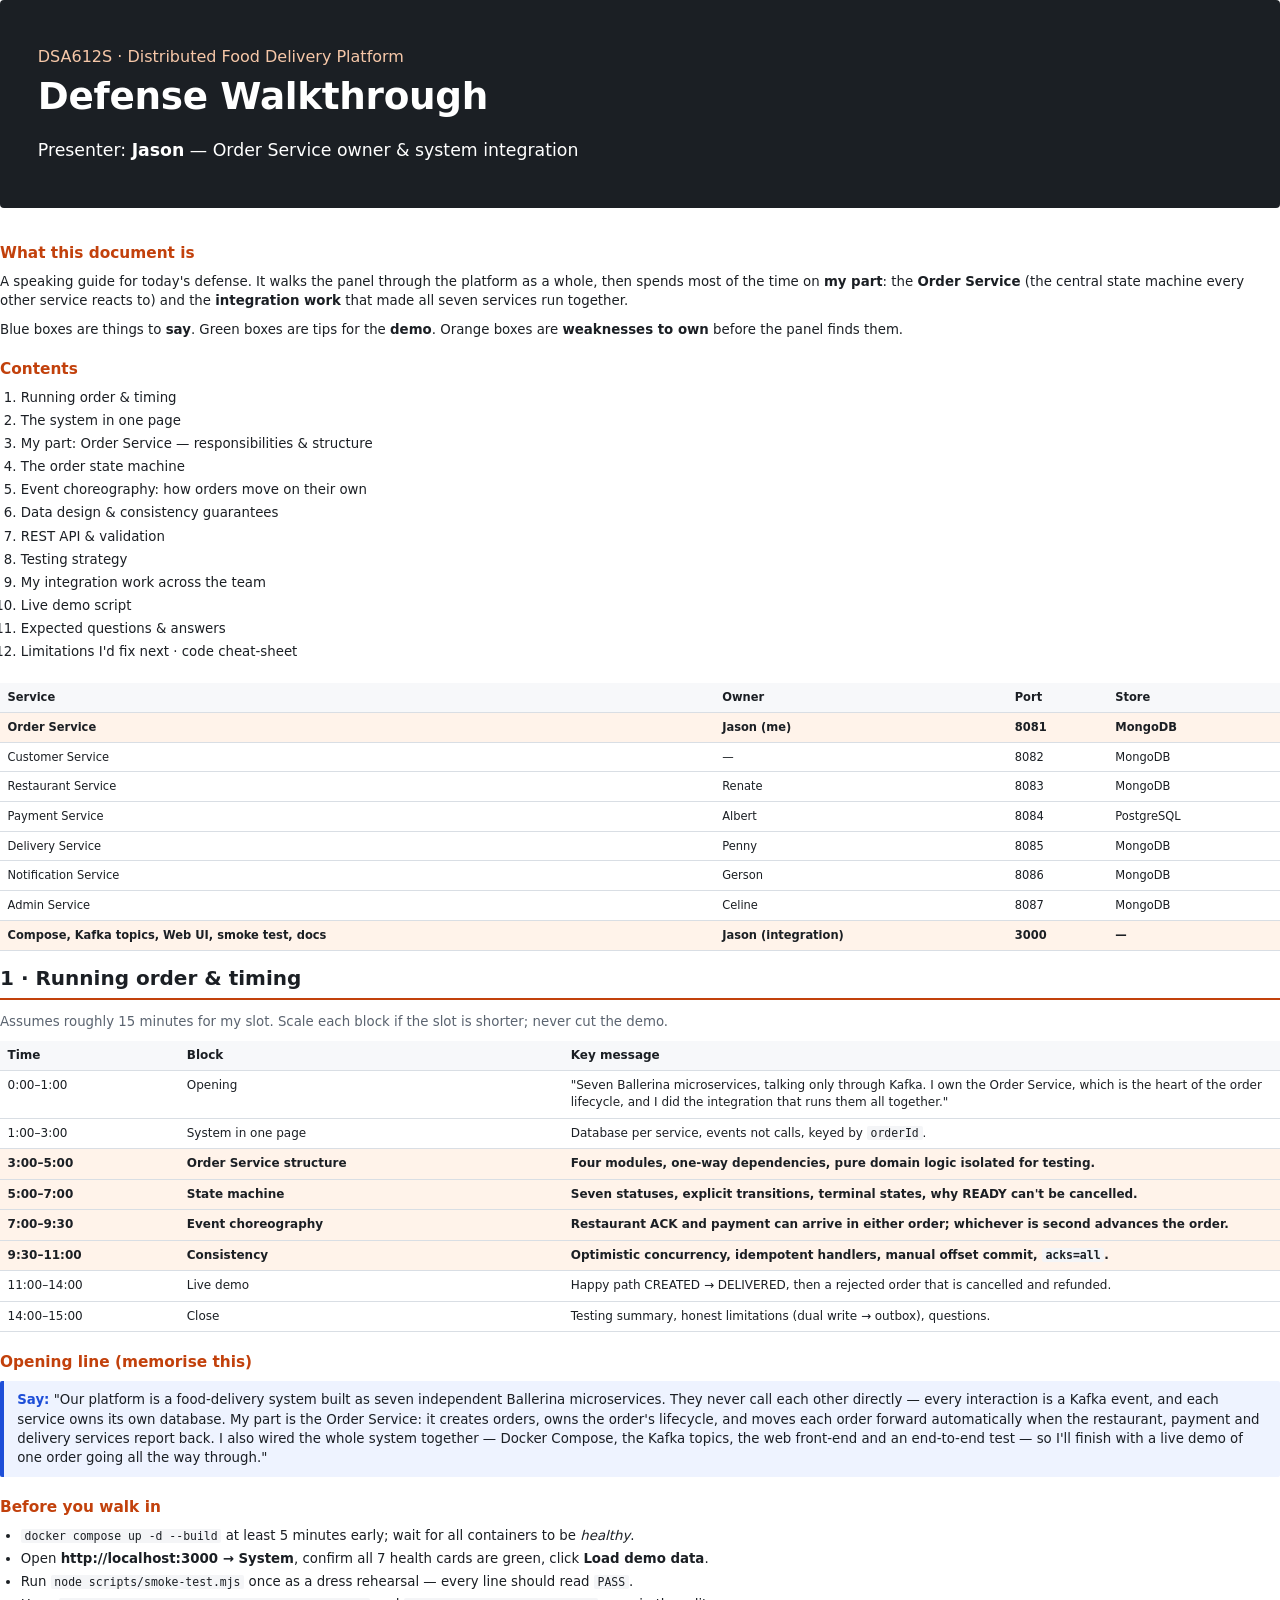
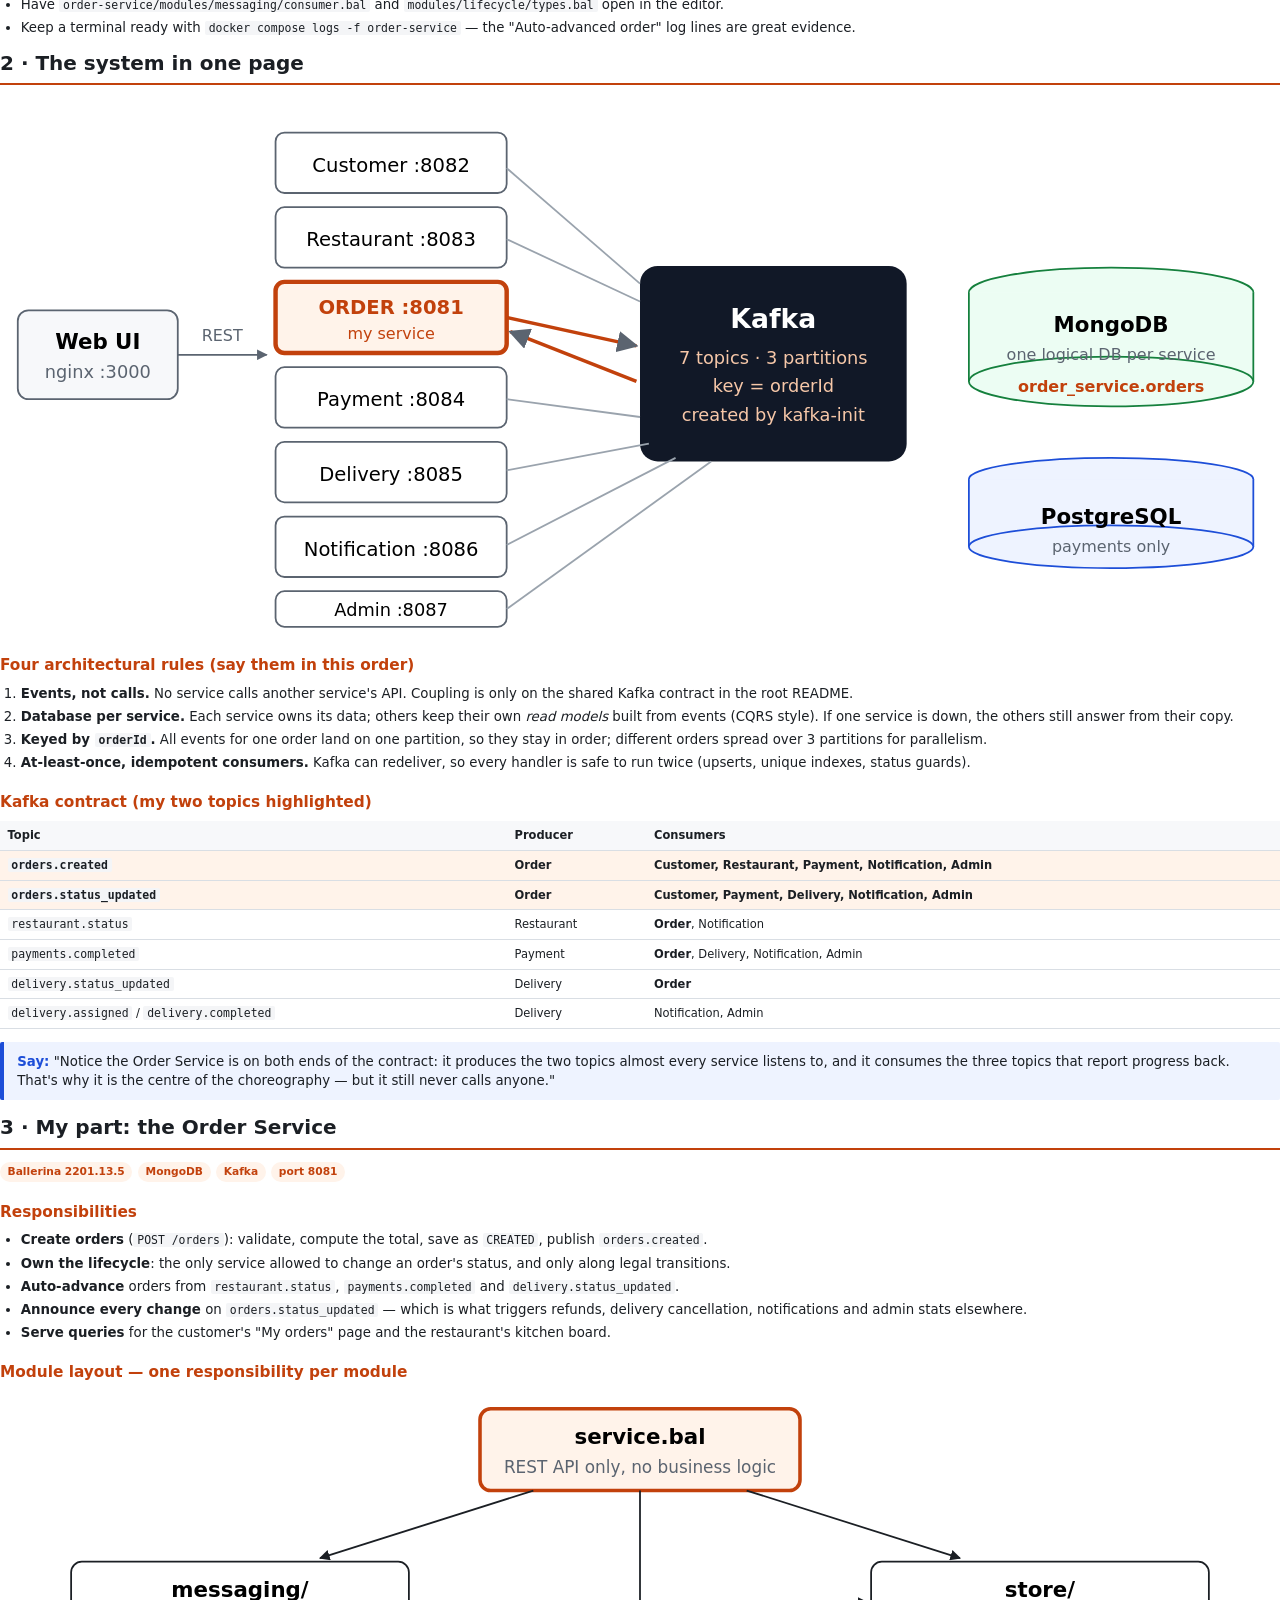
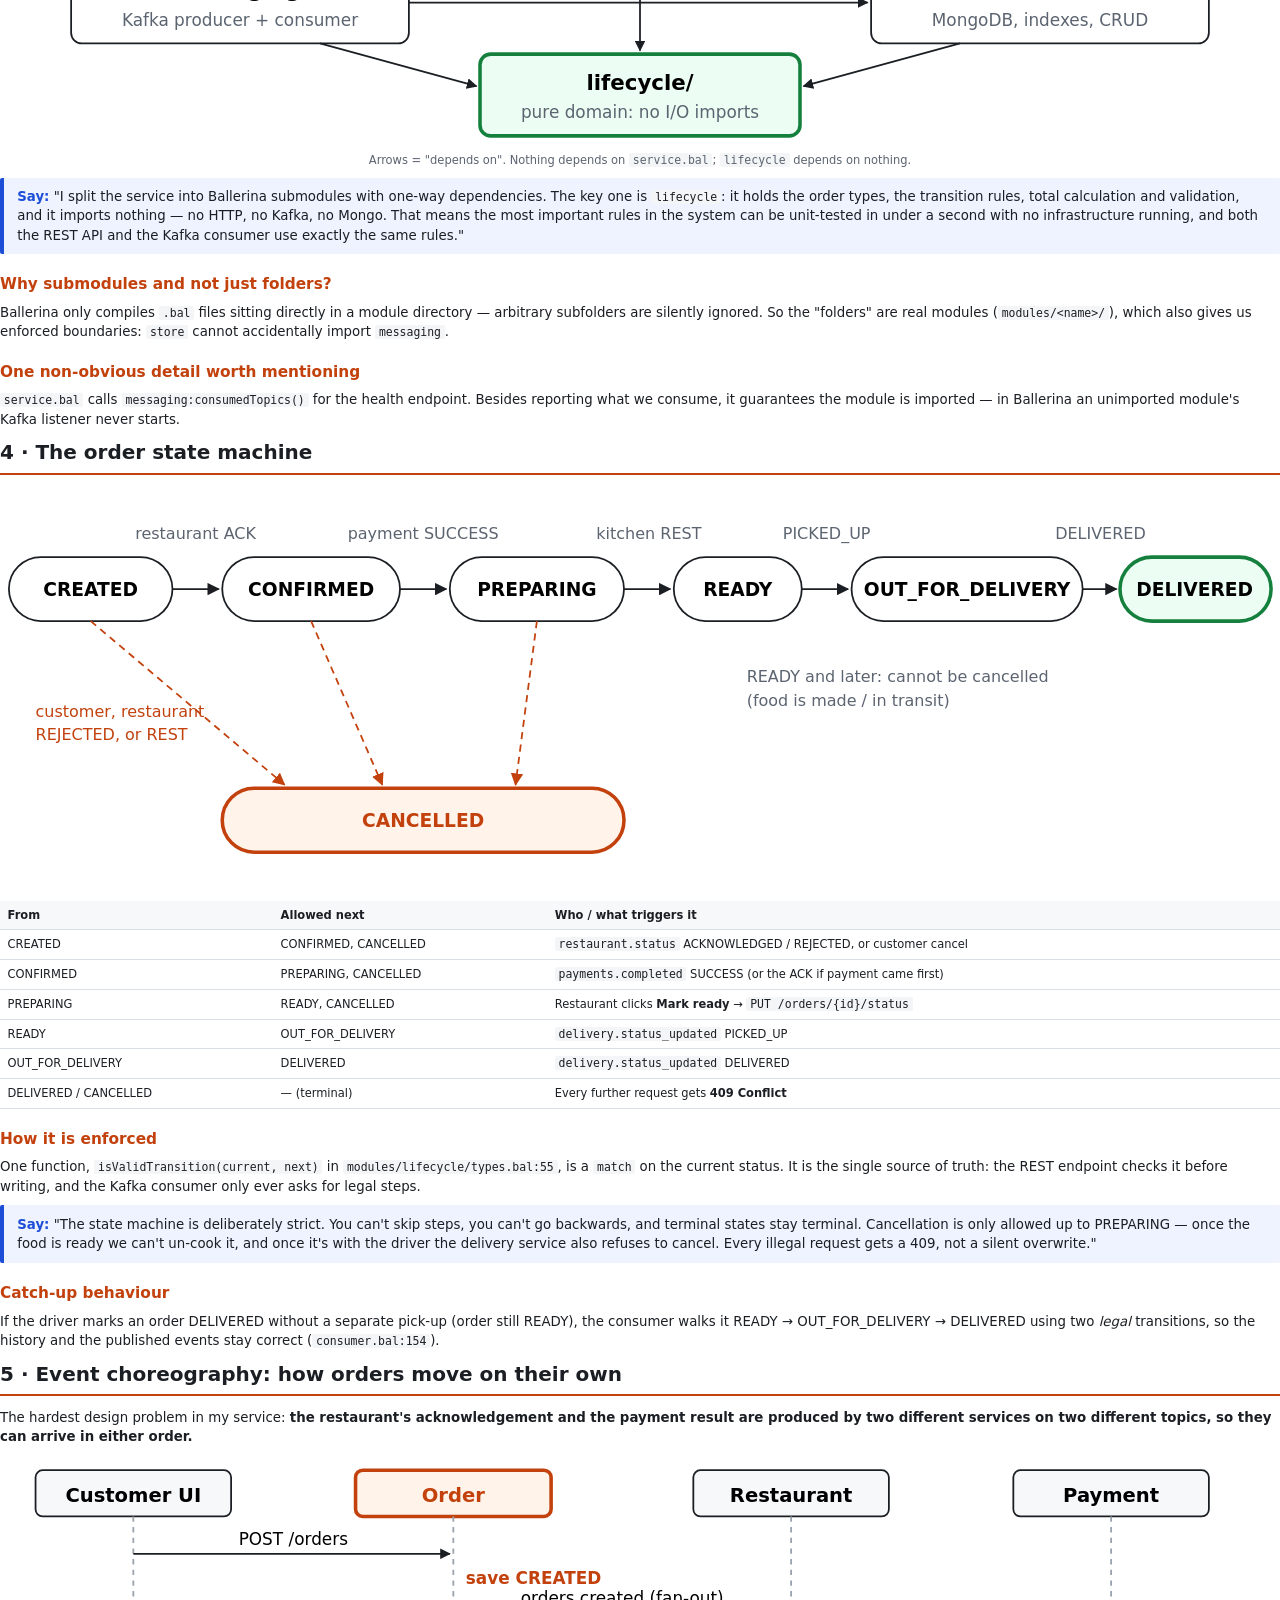
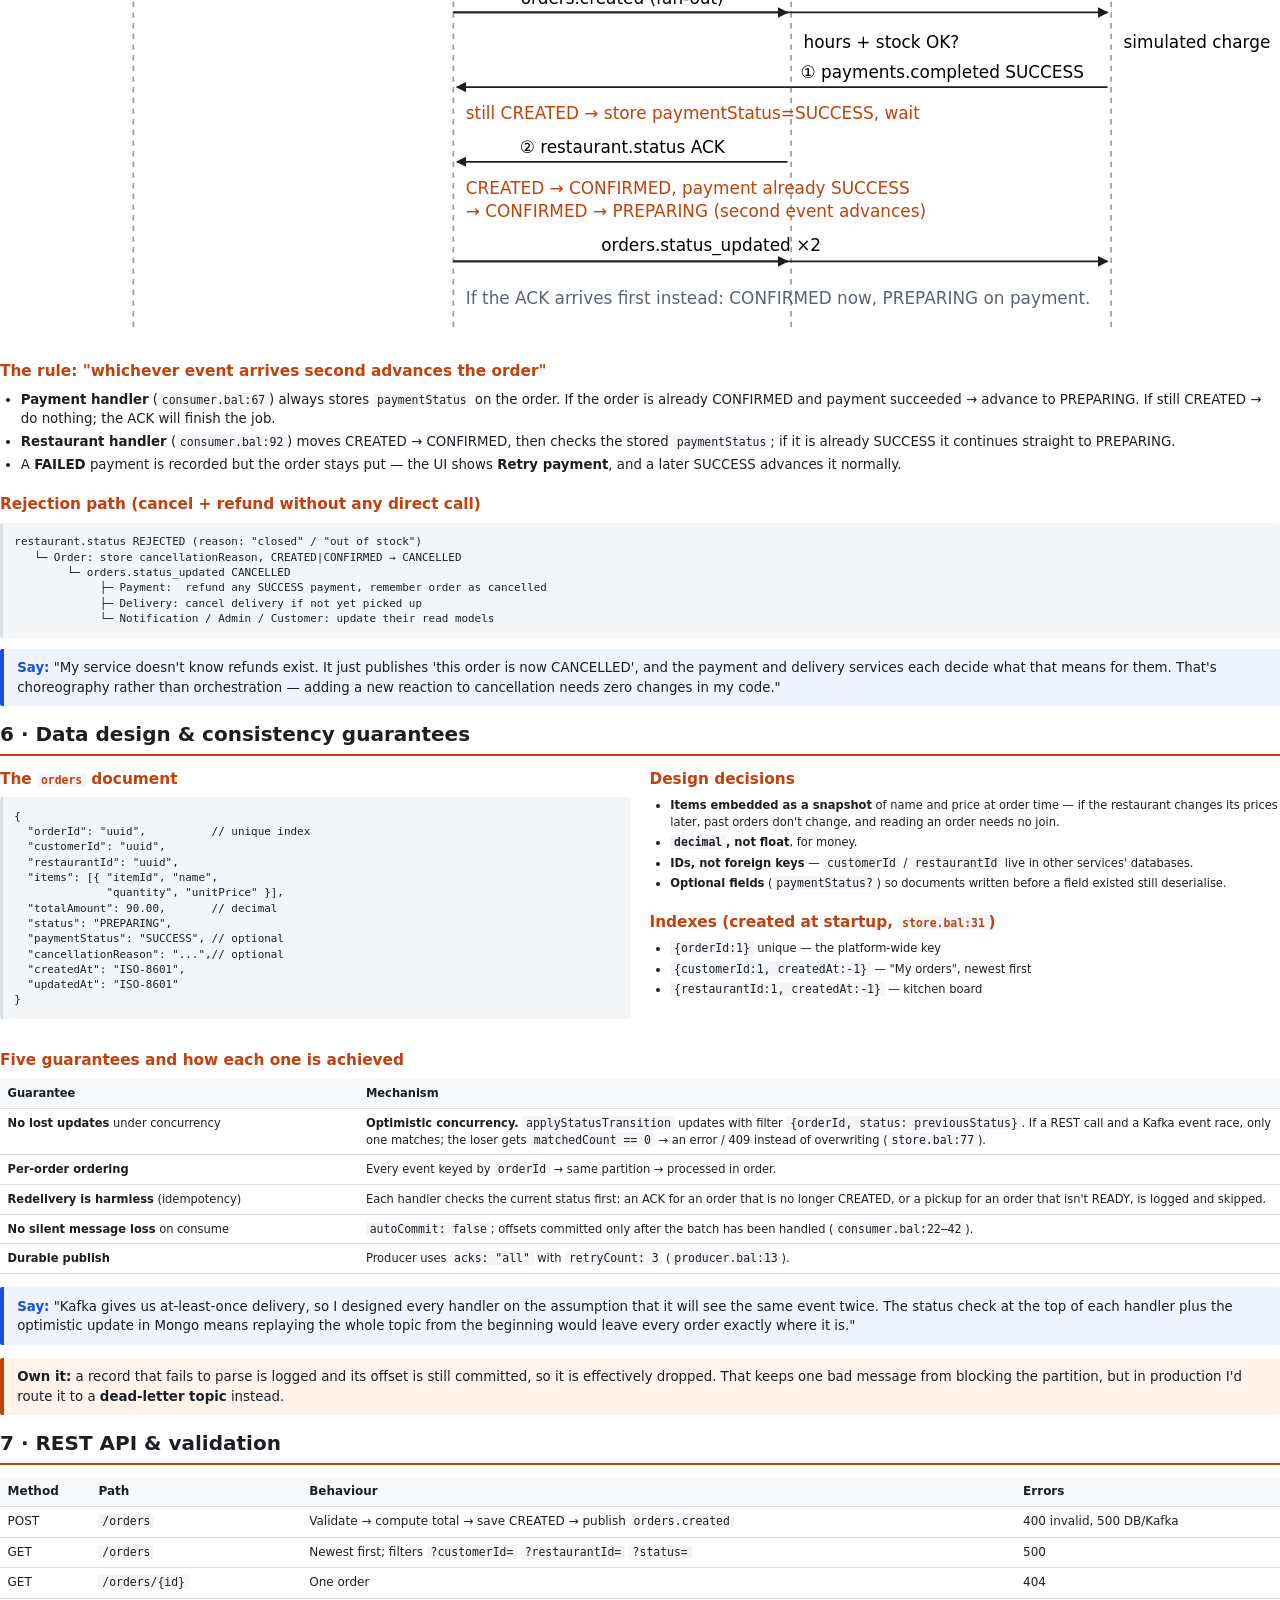
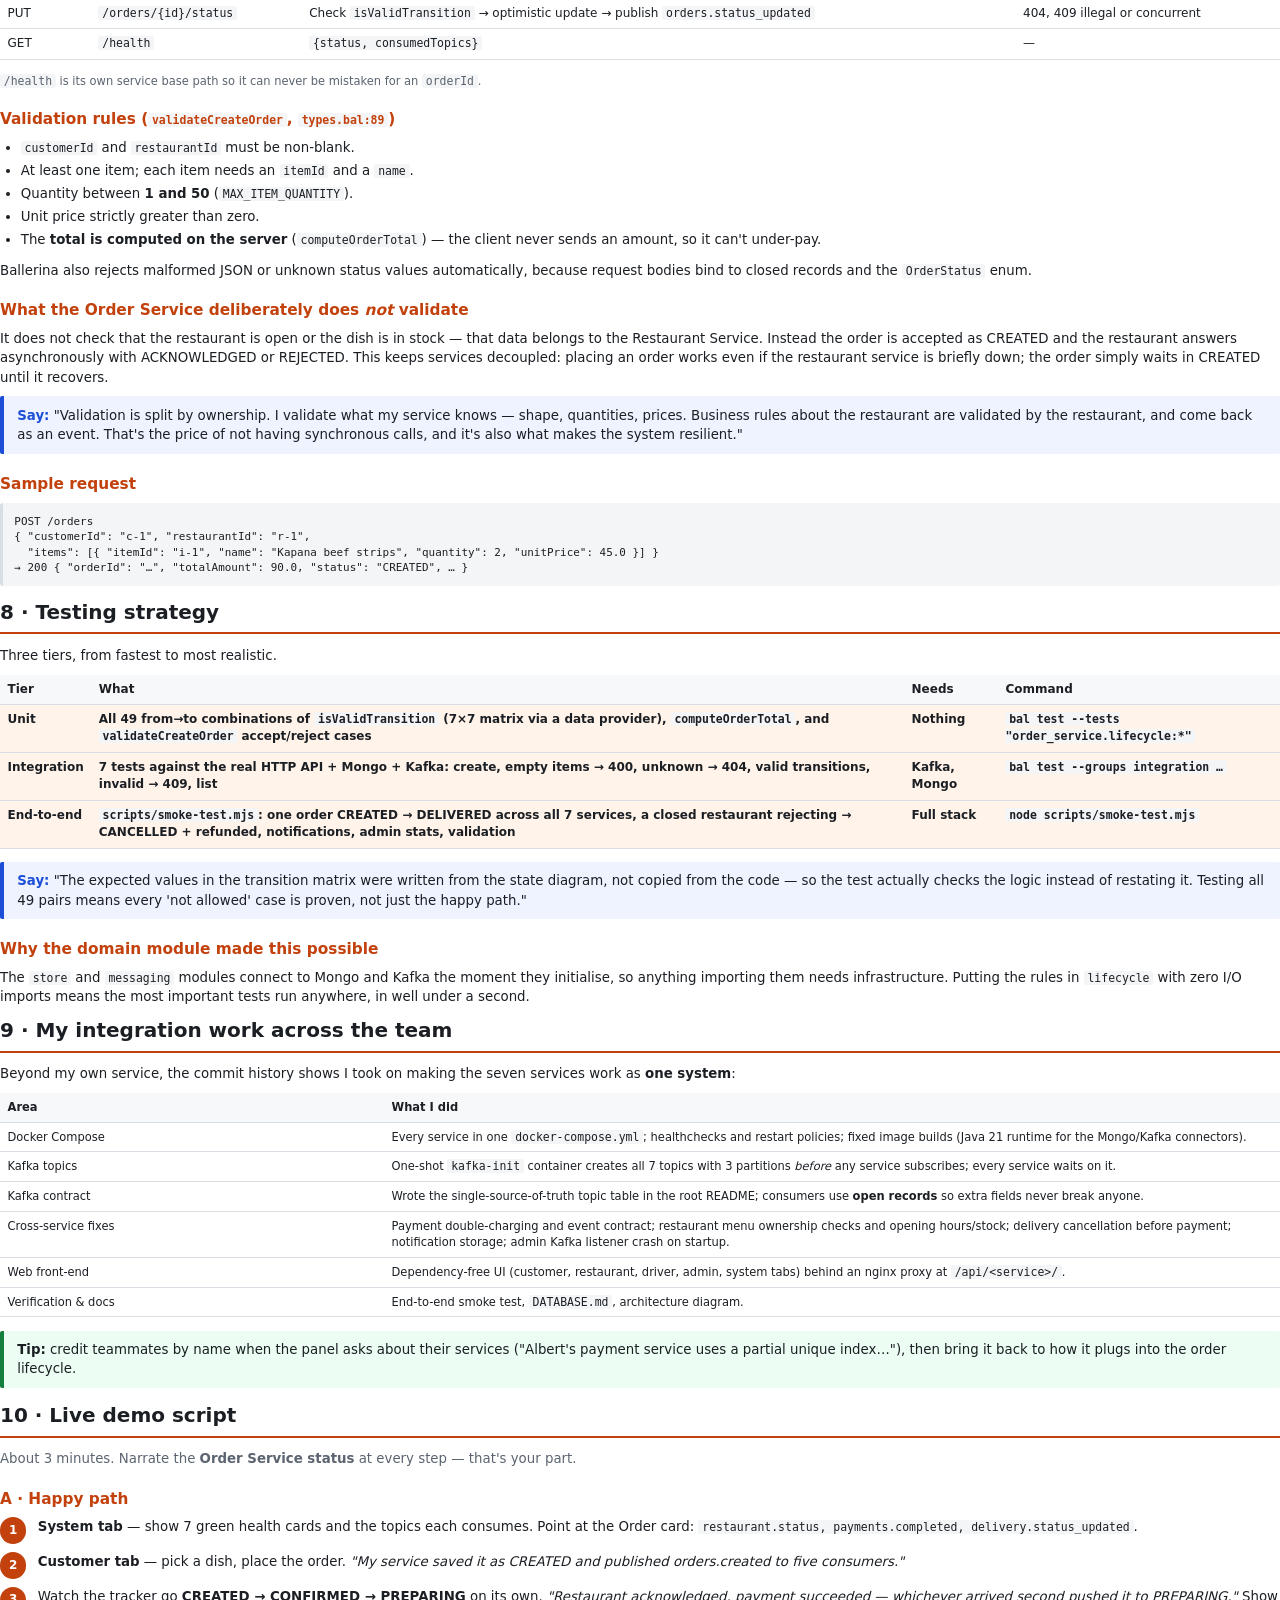
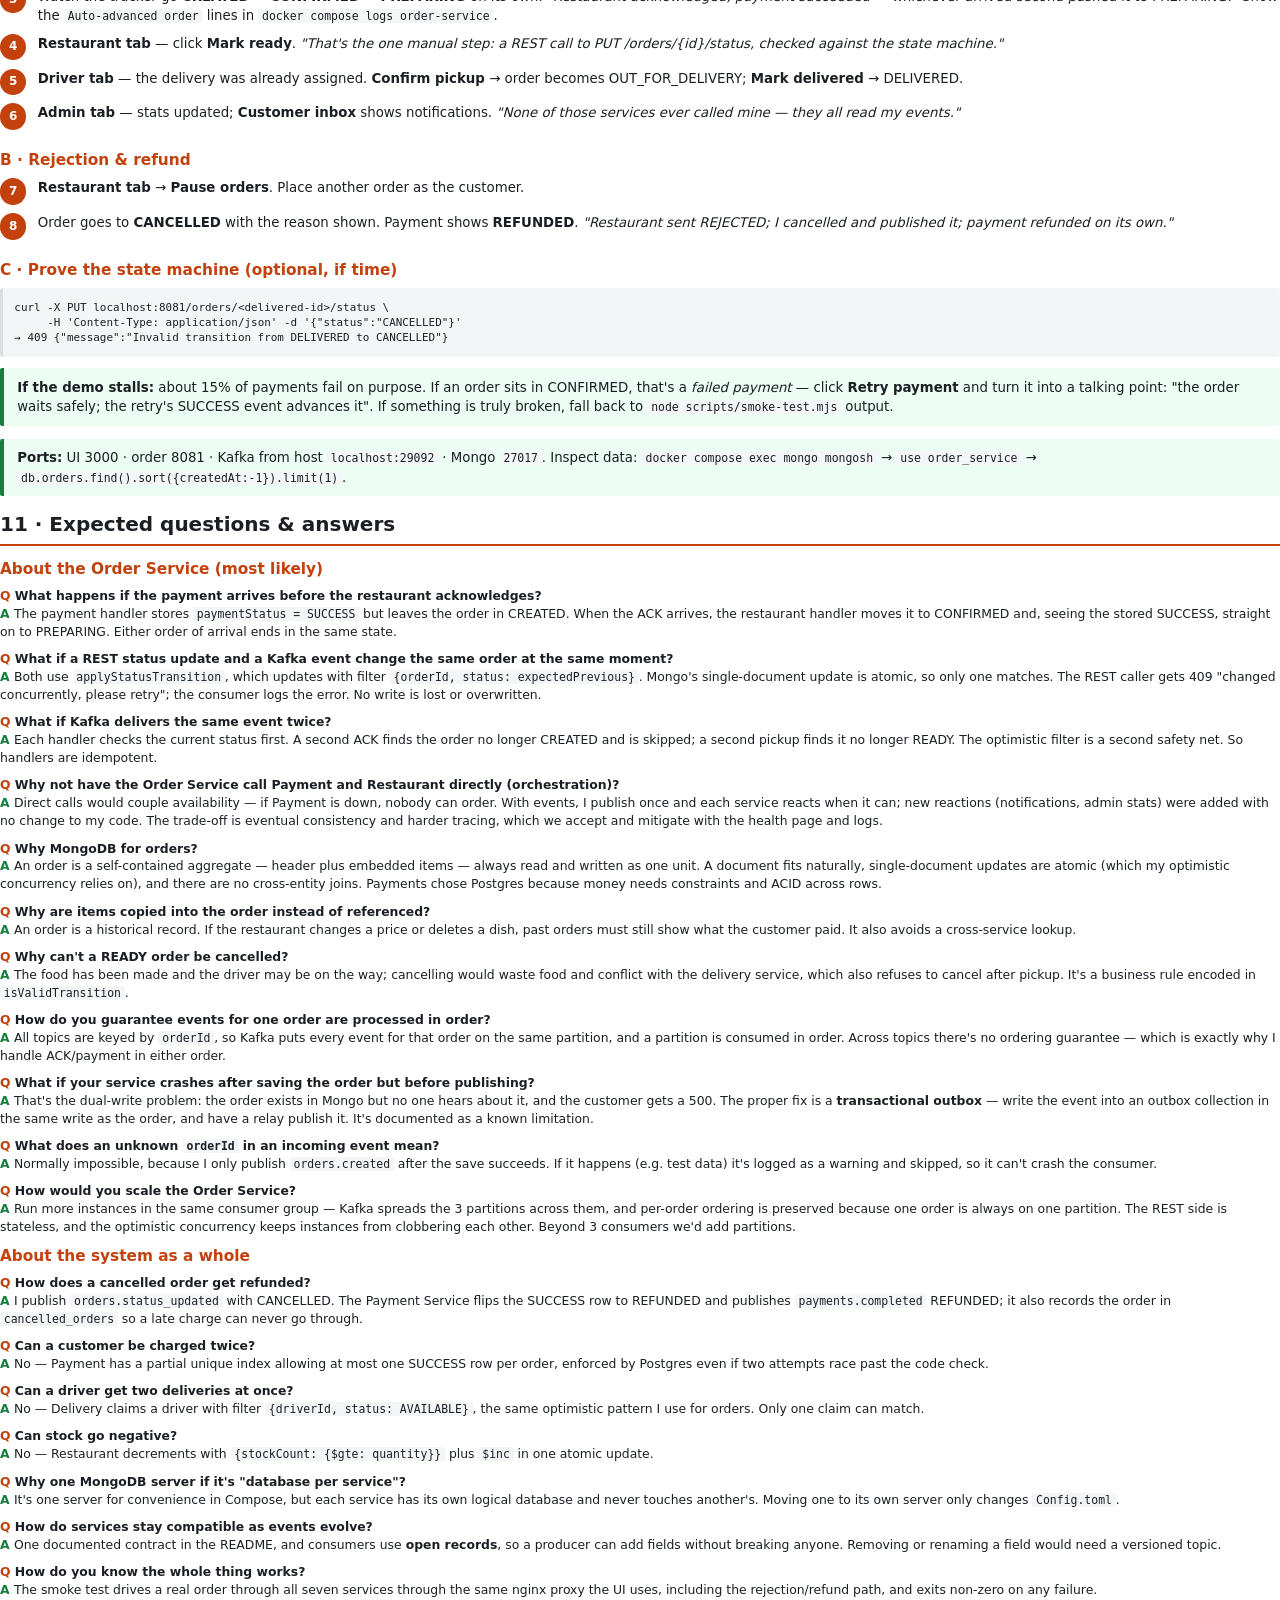
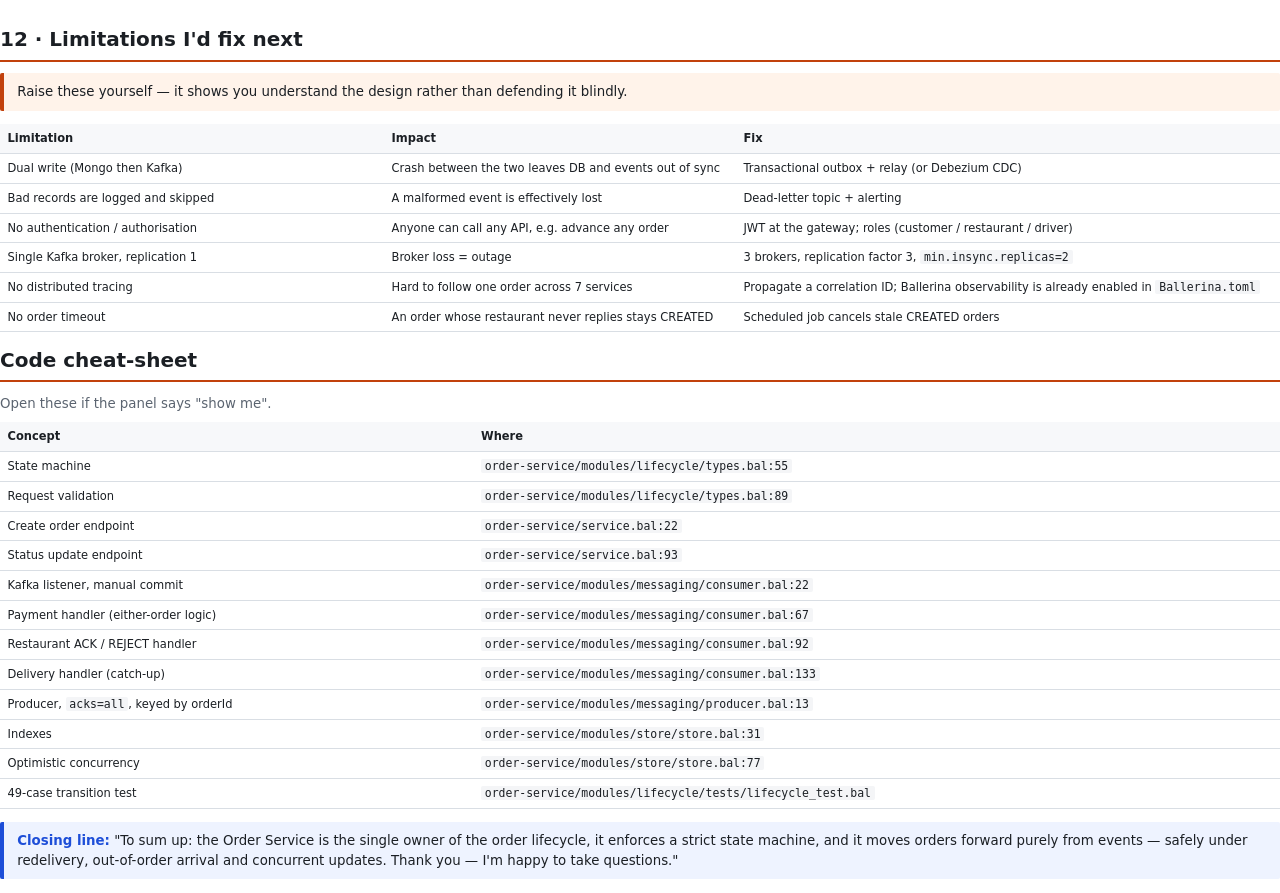
<file: docs/defense-walkthrough.html>
<!doctype html>
<html lang="en"><head><meta charset="utf-8"><title>Defense Walkthrough</title>
<style>
@page { size: A4; margin: 16mm 15mm 16mm 15mm; }
:root { --ink:#1b1f24; --mute:#5b6470; --line:#d9dee4; --accent:#c2410c; --accent-soft:#fff3ea; --blue:#1d4ed8; --blue-soft:#eef3ff; --green:#15803d; --green-soft:#ecfdf3; --code:#f4f5f7; }
* { box-sizing:border-box; }
body { font-family: "DejaVu Sans", "Helvetica Neue", Arial, sans-serif; color:var(--ink); font-size:10pt; line-height:1.45; margin:0; }
h1 { font-size:24pt; margin:0 0 4mm; letter-spacing:-.3px; }
h2 { font-size:15pt; margin:0 0 3mm; padding-bottom:1.5mm; border-bottom:2px solid var(--accent); }
h3 { font-size:11.5pt; margin:5mm 0 2mm; color:var(--accent); }
p { margin:0 0 2.5mm; }
ul,ol { margin:0 0 3mm; padding-left:5.5mm; }
li { margin-bottom:1mm; }
code, .mono { font-family:"DejaVu Sans Mono", Menlo, monospace; font-size:8.6pt; background:var(--code); padding:0 1mm; border-radius:2px; }
pre { font-family:"DejaVu Sans Mono", Menlo, monospace; font-size:8.2pt; background:var(--code); padding:3mm; border-radius:3px; margin:0 0 3mm; white-space:pre-wrap; line-height:1.4; border-left:3px solid var(--line); }
table { width:100%; border-collapse:collapse; margin:0 0 3.5mm; font-size:9pt; }
th, td { text-align:left; padding:1.6mm 2mm; border-bottom:1px solid var(--line); vertical-align:top; }
th { background:#f7f8fa; font-weight:700; }
tr.me td { background:var(--accent-soft); font-weight:600; }
.page { page-break-after:always; }
.page:last-child { page-break-after:auto; }
.tag { display:inline-block; font-size:8pt; font-weight:700; padding:.6mm 2mm; border-radius:10px; background:var(--accent-soft); color:var(--accent); margin-right:1.5mm; }
.say { background:var(--blue-soft); border-left:4px solid var(--blue); padding:2.5mm 3.5mm; margin:0 0 3.5mm; border-radius:2px; }
.say b:first-child { color:var(--blue); }
.tip { background:var(--green-soft); border-left:4px solid var(--green); padding:2.5mm 3.5mm; margin:0 0 3.5mm; border-radius:2px; }
.warn { background:var(--accent-soft); border-left:4px solid var(--accent); padding:2.5mm 3.5mm; margin:0 0 3.5mm; border-radius:2px; }
.grid2 { display:grid; grid-template-columns:1fr 1fr; gap:5mm; }
.mute { color:var(--mute); }
.small { font-size:8.6pt; }
.cover { height:255mm; display:flex; flex-direction:column; justify-content:space-between; }
.cover .band { background:var(--ink); color:#fff; padding:12mm 10mm; border-radius:4px; }
.cover .band h1 { color:#fff; font-size:28pt; }
.cover .band .sub { color:#f6c7a8; font-size:12pt; }
.qa { font-size:9.3pt; margin-bottom:2.4mm; page-break-inside:avoid; }
.qa .q { font-weight:700; }
.qa .q::before { content:"Q  "; color:var(--accent); }
.qa .a::before { content:"A  "; color:var(--green); font-weight:700; }
.step { display:flex; gap:3mm; margin-bottom:2.2mm; page-break-inside:avoid; }
.step .n { flex:0 0 7mm; height:7mm; border-radius:50%; background:var(--accent); color:#fff; font-weight:700; display:flex; align-items:center; justify-content:center; font-size:9pt; }
svg text { font-family:"DejaVu Sans", Arial, sans-serif; }
.avoid { page-break-inside:avoid; }
</style></head><body>

<!-- ============ COVER ============ -->
<section class="page cover">
  <div>
    <div class="band">
      <div class="sub">DSA612S · Distributed Food Delivery Platform</div>
      <h1>Defense Walkthrough</h1>
      <div style="font-size:13pt">Presenter: <b>Jason</b> — Order Service owner &amp; system integration</div>
    </div>
    <div style="margin-top:9mm">
      <h3 style="margin-top:0">What this document is</h3>
      <p>A speaking guide for today's defense. It walks the panel through the platform as a whole, then spends most of the time on <b>my part</b>: the <b>Order Service</b> (the central state machine every other service reacts to) and the <b>integration work</b> that made all seven services run together.</p>
      <p>Blue boxes are things to <b>say</b>. Green boxes are tips for the <b>demo</b>. Orange boxes are <b>weaknesses to own</b> before the panel finds them.</p>
      <h3>Contents</h3>
      <ol>
        <li>Running order &amp; timing</li>
        <li>The system in one page</li>
        <li>My part: Order Service — responsibilities &amp; structure</li>
        <li>The order state machine</li>
        <li>Event choreography: how orders move on their own</li>
        <li>Data design &amp; consistency guarantees</li>
        <li>REST API &amp; validation</li>
        <li>Testing strategy</li>
        <li>My integration work across the team</li>
        <li>Live demo script</li>
        <li>Expected questions &amp; answers</li>
        <li>Limitations I'd fix next · code cheat-sheet</li>
      </ol>
    </div>
  </div>
  <table class="small">
    <tr><th>Service</th><th>Owner</th><th>Port</th><th>Store</th></tr>
    <tr class="me"><td>Order Service</td><td>Jason (me)</td><td>8081</td><td>MongoDB</td></tr>
    <tr><td>Customer Service</td><td>—</td><td>8082</td><td>MongoDB</td></tr>
    <tr><td>Restaurant Service</td><td>Renate</td><td>8083</td><td>MongoDB</td></tr>
    <tr><td>Payment Service</td><td>Albert</td><td>8084</td><td>PostgreSQL</td></tr>
    <tr><td>Delivery Service</td><td>Penny</td><td>8085</td><td>MongoDB</td></tr>
    <tr><td>Notification Service</td><td>Gerson</td><td>8086</td><td>MongoDB</td></tr>
    <tr><td>Admin Service</td><td>Celine</td><td>8087</td><td>MongoDB</td></tr>
    <tr class="me"><td>Compose, Kafka topics, Web UI, smoke test, docs</td><td>Jason (integration)</td><td>3000</td><td>—</td></tr>
  </table>
</section>

<!-- ============ 1 RUNNING ORDER ============ -->
<section class="page">
  <h2>1 · Running order &amp; timing</h2>
  <p class="mute">Assumes roughly 15 minutes for my slot. Scale each block if the slot is shorter; never cut the demo.</p>
  <table>
    <tr><th style="width:14%">Time</th><th style="width:30%">Block</th><th>Key message</th></tr>
    <tr><td>0:00–1:00</td><td>Opening</td><td>"Seven Ballerina microservices, talking only through Kafka. I own the Order Service, which is the heart of the order lifecycle, and I did the integration that runs them all together."</td></tr>
    <tr><td>1:00–3:00</td><td>System in one page</td><td>Database per service, events not calls, keyed by <code>orderId</code>.</td></tr>
    <tr class="me"><td>3:00–5:00</td><td>Order Service structure</td><td>Four modules, one-way dependencies, pure domain logic isolated for testing.</td></tr>
    <tr class="me"><td>5:00–7:00</td><td>State machine</td><td>Seven statuses, explicit transitions, terminal states, why READY can't be cancelled.</td></tr>
    <tr class="me"><td>7:00–9:30</td><td>Event choreography</td><td>Restaurant ACK and payment can arrive in either order; whichever is second advances the order.</td></tr>
    <tr class="me"><td>9:30–11:00</td><td>Consistency</td><td>Optimistic concurrency, idempotent handlers, manual offset commit, <code>acks=all</code>.</td></tr>
    <tr><td>11:00–14:00</td><td>Live demo</td><td>Happy path CREATED → DELIVERED, then a rejected order that is cancelled and refunded.</td></tr>
    <tr><td>14:00–15:00</td><td>Close</td><td>Testing summary, honest limitations (dual write → outbox), questions.</td></tr>
  </table>

  <h3>Opening line (memorise this)</h3>
  <div class="say"><b>Say:</b> "Our platform is a food-delivery system built as seven independent Ballerina microservices. They never call each other directly — every interaction is a Kafka event, and each service owns its own database. My part is the Order Service: it creates orders, owns the order's lifecycle, and moves each order forward automatically when the restaurant, payment and delivery services report back. I also wired the whole system together — Docker Compose, the Kafka topics, the web front-end and an end-to-end test — so I'll finish with a live demo of one order going all the way through."</div>

  <h3>Before you walk in</h3>
  <ul>
    <li><code>docker compose up -d --build</code> at least 5 minutes early; wait for all containers to be <i>healthy</i>.</li>
    <li>Open <b>http://localhost:3000 → System</b>, confirm all 7 health cards are green, click <b>Load demo data</b>.</li>
    <li>Run <code>node scripts/smoke-test.mjs</code> once as a dress rehearsal — every line should read <code>PASS</code>.</li>
    <li>Have <code>order-service/modules/messaging/consumer.bal</code> and <code>modules/lifecycle/types.bal</code> open in the editor.</li>
    <li>Keep a terminal ready with <code>docker compose logs -f order-service</code> — the "Auto-advanced order" log lines are great evidence.</li>
  </ul>
</section>

<!-- ============ 2 SYSTEM ============ -->
<section class="page">
  <h2>2 · The system in one page</h2>
  <svg viewBox="0 0 720 300" width="100%" class="avoid">
    <defs><marker id="ar" viewBox="0 0 10 10" refX="9" refY="5" markerWidth="6" markerHeight="6" orient="auto"><path d="M0,0 L10,5 L0,10 z" fill="#5b6470"/></marker></defs>
    <rect x="10" y="120" width="90" height="50" rx="6" fill="#f7f8fa" stroke="#5b6470"/>
    <text x="55" y="142" text-anchor="middle" font-size="12" font-weight="700">Web UI</text>
    <text x="55" y="158" text-anchor="middle" font-size="10" fill="#5b6470">nginx :3000</text>
    <line x1="100" y1="145" x2="150" y2="145" stroke="#5b6470" marker-end="url(#ar)"/>
    <text x="125" y="137" text-anchor="middle" font-size="9" fill="#5b6470">REST</text>
    <!-- services -->
    <g font-size="11">
      <rect x="155" y="20" width="130" height="34" rx="5" fill="#fff" stroke="#5b6470"/><text x="220" y="42" text-anchor="middle">Customer :8082</text>
      <rect x="155" y="62" width="130" height="34" rx="5" fill="#fff" stroke="#5b6470"/><text x="220" y="84" text-anchor="middle">Restaurant :8083</text>
      <rect x="155" y="104" width="130" height="40" rx="5" fill="#fff3ea" stroke="#c2410c" stroke-width="2.5"/><text x="220" y="122" text-anchor="middle" font-weight="700" fill="#c2410c">ORDER :8081</text><text x="220" y="136" text-anchor="middle" font-size="9" fill="#c2410c">my service</text>
      <rect x="155" y="152" width="130" height="34" rx="5" fill="#fff" stroke="#5b6470"/><text x="220" y="174" text-anchor="middle">Payment :8084</text>
      <rect x="155" y="194" width="130" height="34" rx="5" fill="#fff" stroke="#5b6470"/><text x="220" y="216" text-anchor="middle">Delivery :8085</text>
      <rect x="155" y="236" width="130" height="34" rx="5" fill="#fff" stroke="#5b6470"/><text x="220" y="258" text-anchor="middle">Notification :8086</text>
      <rect x="155" y="278" width="130" height="20" rx="5" fill="#fff" stroke="#5b6470"/><text x="220" y="292" text-anchor="middle" font-size="10">Admin :8087</text>
    </g>
    <!-- kafka -->
    <rect x="360" y="95" width="150" height="110" rx="10" fill="#111827"/>
    <text x="435" y="130" text-anchor="middle" font-size="15" font-weight="700" fill="#fff">Kafka</text>
    <text x="435" y="150" text-anchor="middle" font-size="10" fill="#f6c7a8">7 topics · 3 partitions</text>
    <text x="435" y="166" text-anchor="middle" font-size="10" fill="#f6c7a8">key = orderId</text>
    <text x="435" y="182" text-anchor="middle" font-size="10" fill="#f6c7a8">created by kafka-init</text>
    <line x1="285" y1="124" x2="358" y2="140" stroke="#c2410c" stroke-width="2" marker-end="url(#ar)"/>
    <line x1="358" y1="160" x2="287" y2="132" stroke="#c2410c" stroke-width="2" marker-end="url(#ar)"/>
    <line x1="285" y1="40" x2="360" y2="105" stroke="#9aa3ad" /><line x1="285" y1="80" x2="360" y2="115" stroke="#9aa3ad"/>
    <line x1="285" y1="170" x2="360" y2="180" stroke="#9aa3ad"/><line x1="285" y1="210" x2="365" y2="195" stroke="#9aa3ad"/>
    <line x1="285" y1="252" x2="380" y2="203" stroke="#9aa3ad"/><line x1="285" y1="288" x2="400" y2="205" stroke="#9aa3ad"/>
    <!-- dbs -->
    <ellipse cx="625" cy="110" rx="80" ry="14" fill="#ecfdf3" stroke="#15803d"/>
    <rect x="545" y="110" width="160" height="50" fill="#ecfdf3" stroke="none"/>
    <line x1="545" y1="110" x2="545" y2="160" stroke="#15803d"/><line x1="705" y1="110" x2="705" y2="160" stroke="#15803d"/>
    <ellipse cx="625" cy="160" rx="80" ry="14" fill="#ecfdf3" stroke="#15803d"/>
    <text x="625" y="132" text-anchor="middle" font-size="12" font-weight="700">MongoDB</text>
    <text x="625" y="148" text-anchor="middle" font-size="9" fill="#5b6470">one logical DB per service</text>
    <text x="625" y="166" text-anchor="middle" font-size="9" fill="#c2410c" font-weight="700">order_service.orders</text>
    <ellipse cx="625" cy="215" rx="80" ry="12" fill="#eef3ff" stroke="#1d4ed8"/>
    <rect x="545" y="215" width="160" height="38" fill="#eef3ff"/>
    <line x1="545" y1="215" x2="545" y2="253" stroke="#1d4ed8"/><line x1="705" y1="215" x2="705" y2="253" stroke="#1d4ed8"/>
    <ellipse cx="625" cy="253" rx="80" ry="12" fill="#eef3ff" stroke="#1d4ed8"/>
    <text x="625" y="240" text-anchor="middle" font-size="12" font-weight="700">PostgreSQL</text>
    <text x="625" y="256" text-anchor="middle" font-size="9" fill="#5b6470">payments only</text>
  </svg>

  <h3>Four architectural rules (say them in this order)</h3>
  <ol>
    <li><b>Events, not calls.</b> No service calls another service's API. Coupling is only on the shared Kafka contract in the root README.</li>
    <li><b>Database per service.</b> Each service owns its data; others keep their own <i>read models</i> built from events (CQRS style). If one service is down, the others still answer from their copy.</li>
    <li><b>Keyed by <code>orderId</code>.</b> All events for one order land on one partition, so they stay in order; different orders spread over 3 partitions for parallelism.</li>
    <li><b>At-least-once, idempotent consumers.</b> Kafka can redeliver, so every handler is safe to run twice (upserts, unique indexes, status guards).</li>
  </ol>

  <h3>Kafka contract (my two topics highlighted)</h3>
  <table class="small">
    <tr><th>Topic</th><th>Producer</th><th>Consumers</th></tr>
    <tr class="me"><td><code>orders.created</code></td><td>Order</td><td>Customer, Restaurant, Payment, Notification, Admin</td></tr>
    <tr class="me"><td><code>orders.status_updated</code></td><td>Order</td><td>Customer, Payment, Delivery, Notification, Admin</td></tr>
    <tr><td><code>restaurant.status</code></td><td>Restaurant</td><td><b>Order</b>, Notification</td></tr>
    <tr><td><code>payments.completed</code></td><td>Payment</td><td><b>Order</b>, Delivery, Notification, Admin</td></tr>
    <tr><td><code>delivery.status_updated</code></td><td>Delivery</td><td><b>Order</b></td></tr>
    <tr><td><code>delivery.assigned</code> / <code>delivery.completed</code></td><td>Delivery</td><td>Notification, Admin</td></tr>
  </table>
  <div class="say"><b>Say:</b> "Notice the Order Service is on both ends of the contract: it produces the two topics almost every service listens to, and it consumes the three topics that report progress back. That's why it is the centre of the choreography — but it still never calls anyone."</div>
</section>

<!-- ============ 3 STRUCTURE ============ -->
<section class="page">
  <h2>3 · My part: the Order Service</h2>
  <p><span class="tag">Ballerina 2201.13.5</span><span class="tag">MongoDB</span><span class="tag">Kafka</span><span class="tag">port 8081</span></p>
  <h3>Responsibilities</h3>
  <ul>
    <li><b>Create orders</b> (<code>POST /orders</code>): validate, compute the total, save as <code>CREATED</code>, publish <code>orders.created</code>.</li>
    <li><b>Own the lifecycle</b>: the only service allowed to change an order's status, and only along legal transitions.</li>
    <li><b>Auto-advance</b> orders from <code>restaurant.status</code>, <code>payments.completed</code> and <code>delivery.status_updated</code>.</li>
    <li><b>Announce every change</b> on <code>orders.status_updated</code> — which is what triggers refunds, delivery cancellation, notifications and admin stats elsewhere.</li>
    <li><b>Serve queries</b> for the customer's "My orders" page and the restaurant's kitchen board.</li>
  </ul>

  <h3>Module layout — one responsibility per module</h3>
  <svg viewBox="0 0 720 200" width="100%" class="avoid">
    <defs><marker id="ar2" viewBox="0 0 10 10" refX="9" refY="5" markerWidth="6" markerHeight="6" orient="auto"><path d="M0,0 L10,5 L0,10 z" fill="#1b1f24"/></marker></defs>
    <rect x="270" y="10" width="180" height="46" rx="6" fill="#fff3ea" stroke="#c2410c" stroke-width="2"/>
    <text x="360" y="30" text-anchor="middle" font-size="12" font-weight="700">service.bal</text>
    <text x="360" y="46" text-anchor="middle" font-size="9.5" fill="#5b6470">REST API only, no business logic</text>
    <rect x="40" y="96" width="190" height="46" rx="6" fill="#fff" stroke="#1b1f24"/>
    <text x="135" y="116" text-anchor="middle" font-size="12" font-weight="700">messaging/</text>
    <text x="135" y="132" text-anchor="middle" font-size="9.5" fill="#5b6470">Kafka producer + consumer</text>
    <rect x="490" y="96" width="190" height="46" rx="6" fill="#fff" stroke="#1b1f24"/>
    <text x="585" y="116" text-anchor="middle" font-size="12" font-weight="700">store/</text>
    <text x="585" y="132" text-anchor="middle" font-size="9.5" fill="#5b6470">MongoDB, indexes, CRUD</text>
    <rect x="270" y="148" width="180" height="46" rx="6" fill="#ecfdf3" stroke="#15803d" stroke-width="2"/>
    <text x="360" y="168" text-anchor="middle" font-size="12" font-weight="700">lifecycle/</text>
    <text x="360" y="184" text-anchor="middle" font-size="9.5" fill="#5b6470">pure domain: no I/O imports</text>
    <line x1="300" y1="56" x2="180" y2="94" stroke="#1b1f24" marker-end="url(#ar2)"/>
    <line x1="420" y1="56" x2="540" y2="94" stroke="#1b1f24" marker-end="url(#ar2)"/>
    <line x1="360" y1="56" x2="360" y2="146" stroke="#1b1f24" marker-end="url(#ar2)"/>
    <line x1="230" y1="119" x2="488" y2="119" stroke="#1b1f24" marker-end="url(#ar2)"/>
    <line x1="180" y1="142" x2="268" y2="166" stroke="#1b1f24" marker-end="url(#ar2)"/>
    <line x1="540" y1="142" x2="452" y2="166" stroke="#1b1f24" marker-end="url(#ar2)"/>
  </svg>
  <p class="small mute" style="text-align:center">Arrows = "depends on". Nothing depends on <code>service.bal</code>; <code>lifecycle</code> depends on nothing.</p>

  <div class="say"><b>Say:</b> "I split the service into Ballerina submodules with one-way dependencies. The key one is <code>lifecycle</code>: it holds the order types, the transition rules, total calculation and validation, and it imports nothing — no HTTP, no Kafka, no Mongo. That means the most important rules in the system can be unit-tested in under a second with no infrastructure running, and both the REST API and the Kafka consumer use exactly the same rules."</div>

  <h3>Why submodules and not just folders?</h3>
  <p>Ballerina only compiles <code>.bal</code> files sitting directly in a module directory — arbitrary subfolders are silently ignored. So the "folders" are real modules (<code>modules/&lt;name&gt;/</code>), which also gives us enforced boundaries: <code>store</code> cannot accidentally import <code>messaging</code>.</p>

  <h3>One non-obvious detail worth mentioning</h3>
  <p><code>service.bal</code> calls <code>messaging:consumedTopics()</code> for the health endpoint. Besides reporting what we consume, it guarantees the module is imported — in Ballerina an unimported module's Kafka listener never starts.</p>
</section>

<!-- ============ 4 STATE MACHINE ============ -->
<section class="page">
  <h2>4 · The order state machine</h2>
  <svg viewBox="0 0 720 230" width="100%" class="avoid">
    <defs><marker id="ar3" viewBox="0 0 10 10" refX="9" refY="5" markerWidth="7" markerHeight="7" orient="auto"><path d="M0,0 L10,5 L0,10 z" fill="#1b1f24"/></marker>
    <marker id="ar4" viewBox="0 0 10 10" refX="9" refY="5" markerWidth="7" markerHeight="7" orient="auto"><path d="M0,0 L10,5 L0,10 z" fill="#c2410c"/></marker></defs>
    <g font-size="10.5" font-weight="700">
      <rect x="5"   y="40" width="92" height="36" rx="18" fill="#fff" stroke="#1b1f24"/><text x="51"  y="62" text-anchor="middle">CREATED</text>
      <rect x="125" y="40" width="100" height="36" rx="18" fill="#fff" stroke="#1b1f24"/><text x="175" y="62" text-anchor="middle">CONFIRMED</text>
      <rect x="253" y="40" width="98" height="36" rx="18" fill="#fff" stroke="#1b1f24"/><text x="302" y="62" text-anchor="middle">PREPARING</text>
      <rect x="379" y="40" width="72" height="36" rx="18" fill="#fff" stroke="#1b1f24"/><text x="415" y="62" text-anchor="middle">READY</text>
      <rect x="479" y="40" width="130" height="36" rx="18" fill="#fff" stroke="#1b1f24"/><text x="544" y="62" text-anchor="middle">OUT_FOR_DELIVERY</text>
      <rect x="630" y="40" width="85" height="36" rx="18" fill="#ecfdf3" stroke="#15803d" stroke-width="2"/><text x="672" y="62" text-anchor="middle">DELIVERED</text>
      <rect x="125" y="170" width="226" height="36" rx="18" fill="#fff3ea" stroke="#c2410c" stroke-width="2"/><text x="238" y="192" text-anchor="middle" fill="#c2410c">CANCELLED</text>
    </g>
    <g stroke="#1b1f24" marker-end="url(#ar3)">
      <line x1="97" y1="58" x2="123" y2="58"/><line x1="225" y1="58" x2="251" y2="58"/><line x1="351" y1="58" x2="377" y2="58"/><line x1="451" y1="58" x2="477" y2="58"/><line x1="609" y1="58" x2="628" y2="58"/>
    </g>
    <g stroke="#c2410c" stroke-dasharray="4 3" marker-end="url(#ar4)">
      <line x1="51" y1="76" x2="160" y2="168"/><line x1="175" y1="76" x2="215" y2="168"/><line x1="302" y1="76" x2="290" y2="168"/>
    </g>
    <g font-size="9" fill="#5b6470">
      <text x="110" y="30" text-anchor="middle">restaurant ACK</text>
      <text x="238" y="30" text-anchor="middle">payment SUCCESS</text>
      <text x="365" y="30" text-anchor="middle">kitchen REST</text>
      <text x="465" y="30" text-anchor="middle">PICKED_UP</text>
      <text x="619" y="30" text-anchor="middle">DELIVERED</text>
      <text x="420" y="110">READY and later: cannot be cancelled</text>
      <text x="420" y="124">(food is made / in transit)</text>
      <text x="20" y="130" fill="#c2410c">customer, restaurant</text>
      <text x="20" y="143" fill="#c2410c">REJECTED, or REST</text>
    </g>
  </svg>

  <table class="small">
    <tr><th>From</th><th>Allowed next</th><th>Who / what triggers it</th></tr>
    <tr><td>CREATED</td><td>CONFIRMED, CANCELLED</td><td><code>restaurant.status</code> ACKNOWLEDGED / REJECTED, or customer cancel</td></tr>
    <tr><td>CONFIRMED</td><td>PREPARING, CANCELLED</td><td><code>payments.completed</code> SUCCESS (or the ACK if payment came first)</td></tr>
    <tr><td>PREPARING</td><td>READY, CANCELLED</td><td>Restaurant clicks <b>Mark ready</b> → <code>PUT /orders/{id}/status</code></td></tr>
    <tr><td>READY</td><td>OUT_FOR_DELIVERY</td><td><code>delivery.status_updated</code> PICKED_UP</td></tr>
    <tr><td>OUT_FOR_DELIVERY</td><td>DELIVERED</td><td><code>delivery.status_updated</code> DELIVERED</td></tr>
    <tr><td>DELIVERED / CANCELLED</td><td>— (terminal)</td><td>Every further request gets <b>409 Conflict</b></td></tr>
  </table>

  <h3>How it is enforced</h3>
  <p>One function, <code>isValidTransition(current, next)</code> in <code>modules/lifecycle/types.bal:55</code>, is a <code>match</code> on the current status. It is the single source of truth: the REST endpoint checks it before writing, and the Kafka consumer only ever asks for legal steps.</p>

  <div class="say"><b>Say:</b> "The state machine is deliberately strict. You can't skip steps, you can't go backwards, and terminal states stay terminal. Cancellation is only allowed up to PREPARING — once the food is ready we can't un-cook it, and once it's with the driver the delivery service also refuses to cancel. Every illegal request gets a 409, not a silent overwrite."</div>

  <h3>Catch-up behaviour</h3>
  <p>If the driver marks an order DELIVERED without a separate pick-up (order still READY), the consumer walks it READY → OUT_FOR_DELIVERY → DELIVERED using two <i>legal</i> transitions, so the history and the published events stay correct (<code>consumer.bal:154</code>).</p>
</section>

<!-- ============ 5 CHOREOGRAPHY ============ -->
<section class="page">
  <h2>5 · Event choreography: how orders move on their own</h2>
  <p>The hardest design problem in my service: <b>the restaurant's acknowledgement and the payment result are produced by two different services on two different topics, so they can arrive in either order.</b></p>

  <svg viewBox="0 0 720 270" width="100%" class="avoid">
    <defs><marker id="a5" viewBox="0 0 10 10" refX="9" refY="5" markerWidth="6" markerHeight="6" orient="auto"><path d="M0,0 L10,5 L0,10 z" fill="#1b1f24"/></marker></defs>
    <g font-size="11" font-weight="700" text-anchor="middle">
      <rect x="20" y="8" width="110" height="26" rx="4" fill="#f7f8fa" stroke="#1b1f24"/><text x="75" y="26">Customer UI</text>
      <rect x="200" y="8" width="110" height="26" rx="4" fill="#fff3ea" stroke="#c2410c" stroke-width="2"/><text x="255" y="26" fill="#c2410c">Order</text>
      <rect x="390" y="8" width="110" height="26" rx="4" fill="#f7f8fa" stroke="#1b1f24"/><text x="445" y="26">Restaurant</text>
      <rect x="570" y="8" width="110" height="26" rx="4" fill="#f7f8fa" stroke="#1b1f24"/><text x="625" y="26">Payment</text>
    </g>
    <g stroke="#9aa3ad" stroke-dasharray="3 3"><line x1="75" y1="34" x2="75" y2="265"/><line x1="255" y1="34" x2="255" y2="265"/><line x1="445" y1="34" x2="445" y2="265"/><line x1="625" y1="34" x2="625" y2="265"/></g>
    <g font-size="9.5" stroke="#1b1f24">
      <line x1="75" y1="55" x2="253" y2="55" marker-end="url(#a5)"/><text x="165" y="50" stroke="none" text-anchor="middle">POST /orders</text>
      <text x="262" y="72" stroke="none" fill="#c2410c" font-weight="700">save CREATED</text>
      <line x1="255" y1="88" x2="443" y2="88" marker-end="url(#a5)"/><line x1="255" y1="88" x2="623" y2="88" marker-end="url(#a5)"/>
      <text x="350" y="83" stroke="none" text-anchor="middle">orders.created (fan-out)</text>
      <text x="452" y="108" stroke="none">hours + stock OK?</text>
      <text x="632" y="108" stroke="none">simulated charge</text>
      <line x1="623" y1="130" x2="257" y2="130" marker-end="url(#a5)"/><text x="530" y="125" stroke="none" text-anchor="middle">① payments.completed SUCCESS</text>
      <text x="262" y="148" stroke="none" fill="#c2410c">still CREATED → store paymentStatus=SUCCESS, wait</text>
      <line x1="443" y1="172" x2="257" y2="172" marker-end="url(#a5)"/><text x="350" y="167" stroke="none" text-anchor="middle">② restaurant.status ACK</text>
      <text x="262" y="190" stroke="none" fill="#c2410c">CREATED → CONFIRMED, payment already SUCCESS</text>
      <text x="262" y="203" stroke="none" fill="#c2410c">→ CONFIRMED → PREPARING (second event advances)</text>
      <line x1="255" y1="228" x2="623" y2="228" marker-end="url(#a5)"/><line x1="255" y1="228" x2="443" y2="228" marker-end="url(#a5)"/>
      <text x="400" y="222" stroke="none" text-anchor="middle">orders.status_updated ×2</text>
      <text x="262" y="252" stroke="none" fill="#5b6470">If the ACK arrives first instead: CONFIRMED now, PREPARING on payment.</text>
    </g>
  </svg>

  <h3>The rule: "whichever event arrives second advances the order"</h3>
  <ul>
    <li><b>Payment handler</b> (<code>consumer.bal:67</code>) always stores <code>paymentStatus</code> on the order. If the order is already CONFIRMED and payment succeeded → advance to PREPARING. If still CREATED → do nothing; the ACK will finish the job.</li>
    <li><b>Restaurant handler</b> (<code>consumer.bal:92</code>) moves CREATED → CONFIRMED, then checks the stored <code>paymentStatus</code>; if it is already SUCCESS it continues straight to PREPARING.</li>
    <li>A <b>FAILED</b> payment is recorded but the order stays put — the UI shows <b>Retry payment</b>, and a later SUCCESS advances it normally.</li>
  </ul>

  <h3>Rejection path (cancel + refund without any direct call)</h3>
  <pre>restaurant.status REJECTED (reason: "closed" / "out of stock")
   └─ Order: store cancellationReason, CREATED|CONFIRMED → CANCELLED
        └─ orders.status_updated CANCELLED
             ├─ Payment:  refund any SUCCESS payment, remember order as cancelled
             ├─ Delivery: cancel delivery if not yet picked up
             └─ Notification / Admin / Customer: update their read models</pre>
  <div class="say"><b>Say:</b> "My service doesn't know refunds exist. It just publishes 'this order is now CANCELLED', and the payment and delivery services each decide what that means for them. That's choreography rather than orchestration — adding a new reaction to cancellation needs zero changes in my code."</div>
</section>

<!-- ============ 6 DATA & CONSISTENCY ============ -->
<section class="page">
  <h2>6 · Data design &amp; consistency guarantees</h2>
  <div class="grid2">
    <div>
      <h3 style="margin-top:0">The <code>orders</code> document</h3>
<pre>{
  "orderId": "uuid",          // unique index
  "customerId": "uuid",
  "restaurantId": "uuid",
  "items": [{ "itemId", "name",
              "quantity", "unitPrice" }],
  "totalAmount": 90.00,       // decimal
  "status": "PREPARING",
  "paymentStatus": "SUCCESS", // optional
  "cancellationReason": "...",// optional
  "createdAt": "ISO-8601",
  "updatedAt": "ISO-8601"
}</pre>
    </div>
    <div>
      <h3 style="margin-top:0">Design decisions</h3>
      <ul class="small">
        <li><b>Items embedded as a snapshot</b> of name and price at order time — if the restaurant changes its prices later, past orders don't change, and reading an order needs no join.</li>
        <li><b><code>decimal</code>, not float</b>, for money.</li>
        <li><b>IDs, not foreign keys</b> — <code>customerId</code> / <code>restaurantId</code> live in other services' databases.</li>
        <li><b>Optional fields</b> (<code>paymentStatus?</code>) so documents written before a field existed still deserialise.</li>
      </ul>
      <h3>Indexes (created at startup, <code>store.bal:31</code>)</h3>
      <ul class="small">
        <li><code>{orderId:1}</code> unique — the platform-wide key</li>
        <li><code>{customerId:1, createdAt:-1}</code> — "My orders", newest first</li>
        <li><code>{restaurantId:1, createdAt:-1}</code> — kitchen board</li>
      </ul>
    </div>
  </div>

  <h3>Five guarantees and how each one is achieved</h3>
  <table class="small">
    <tr><th style="width:28%">Guarantee</th><th>Mechanism</th></tr>
    <tr><td><b>No lost updates</b> under concurrency</td><td><b>Optimistic concurrency.</b> <code>applyStatusTransition</code> updates with filter <code>{orderId, status: previousStatus}</code>. If a REST call and a Kafka event race, only one matches; the loser gets <code>matchedCount == 0</code> → an error / 409 instead of overwriting (<code>store.bal:77</code>).</td></tr>
    <tr><td><b>Per-order ordering</b></td><td>Every event keyed by <code>orderId</code> → same partition → processed in order.</td></tr>
    <tr><td><b>Redelivery is harmless</b> (idempotency)</td><td>Each handler checks the current status first: an ACK for an order that is no longer CREATED, or a pickup for an order that isn't READY, is logged and skipped.</td></tr>
    <tr><td><b>No silent message loss</b> on consume</td><td><code>autoCommit: false</code>; offsets committed only after the batch has been handled (<code>consumer.bal:22–42</code>).</td></tr>
    <tr><td><b>Durable publish</b></td><td>Producer uses <code>acks: "all"</code> with <code>retryCount: 3</code> (<code>producer.bal:13</code>).</td></tr>
  </table>

  <div class="say"><b>Say:</b> "Kafka gives us at-least-once delivery, so I designed every handler on the assumption that it will see the same event twice. The status check at the top of each handler plus the optimistic update in Mongo means replaying the whole topic from the beginning would leave every order exactly where it is."</div>

  <div class="warn"><b>Own it:</b> a record that fails to parse is logged and its offset is still committed, so it is effectively dropped. That keeps one bad message from blocking the partition, but in production I'd route it to a <b>dead-letter topic</b> instead.</div>
</section>

<!-- ============ 7 REST & VALIDATION ============ -->
<section class="page">
  <h2>7 · REST API &amp; validation</h2>
  <table>
    <tr><th>Method</th><th>Path</th><th>Behaviour</th><th>Errors</th></tr>
    <tr><td>POST</td><td><code>/orders</code></td><td>Validate → compute total → save CREATED → publish <code>orders.created</code></td><td>400 invalid, 500 DB/Kafka</td></tr>
    <tr><td>GET</td><td><code>/orders</code></td><td>Newest first; filters <code>?customerId=</code> <code>?restaurantId=</code> <code>?status=</code></td><td>500</td></tr>
    <tr><td>GET</td><td><code>/orders/{id}</code></td><td>One order</td><td>404</td></tr>
    <tr><td>PUT</td><td><code>/orders/{id}/status</code></td><td>Check <code>isValidTransition</code> → optimistic update → publish <code>orders.status_updated</code></td><td>404, 409 illegal or concurrent</td></tr>
    <tr><td>GET</td><td><code>/health</code></td><td><code>{status, consumedTopics}</code></td><td>—</td></tr>
  </table>
  <p class="small mute"><code>/health</code> is its own service base path so it can never be mistaken for an <code>orderId</code>.</p>

  <h3>Validation rules (<code>validateCreateOrder</code>, <code>types.bal:89</code>)</h3>
  <ul>
    <li><code>customerId</code> and <code>restaurantId</code> must be non-blank.</li>
    <li>At least one item; each item needs an <code>itemId</code> and a <code>name</code>.</li>
    <li>Quantity between <b>1 and 50</b> (<code>MAX_ITEM_QUANTITY</code>).</li>
    <li>Unit price strictly greater than zero.</li>
    <li>The <b>total is computed on the server</b> (<code>computeOrderTotal</code>) — the client never sends an amount, so it can't under-pay.</li>
  </ul>
  <p>Ballerina also rejects malformed JSON or unknown status values automatically, because request bodies bind to closed records and the <code>OrderStatus</code> enum.</p>

  <h3>What the Order Service deliberately does <i>not</i> validate</h3>
  <p>It does not check that the restaurant is open or the dish is in stock — that data belongs to the Restaurant Service. Instead the order is accepted as CREATED and the restaurant answers asynchronously with ACKNOWLEDGED or REJECTED. This keeps services decoupled: placing an order works even if the restaurant service is briefly down; the order simply waits in CREATED until it recovers.</p>

  <div class="say"><b>Say:</b> "Validation is split by ownership. I validate what my service knows — shape, quantities, prices. Business rules about the restaurant are validated by the restaurant, and come back as an event. That's the price of not having synchronous calls, and it's also what makes the system resilient."</div>

  <h3>Sample request</h3>
<pre>POST /orders
{ "customerId": "c-1", "restaurantId": "r-1",
  "items": [{ "itemId": "i-1", "name": "Kapana beef strips", "quantity": 2, "unitPrice": 45.0 }] }
→ 200 { "orderId": "…", "totalAmount": 90.0, "status": "CREATED", … }</pre>
</section>

<!-- ============ 8 TESTING ============ -->
<section class="page">
  <h2>8 · Testing strategy</h2>
  <p>Three tiers, from fastest to most realistic.</p>
  <table>
    <tr><th>Tier</th><th>What</th><th>Needs</th><th>Command</th></tr>
    <tr class="me"><td>Unit</td><td><b>All 49 from→to combinations</b> of <code>isValidTransition</code> (7×7 matrix via a data provider), <code>computeOrderTotal</code>, and <code>validateCreateOrder</code> accept/reject cases</td><td>Nothing</td><td><code>bal test --tests "order_service.lifecycle:*"</code></td></tr>
    <tr class="me"><td>Integration</td><td>7 tests against the real HTTP API + Mongo + Kafka: create, empty items → 400, unknown → 404, valid transitions, invalid → 409, list</td><td>Kafka, Mongo</td><td><code>bal test --groups integration …</code></td></tr>
    <tr class="me"><td>End-to-end</td><td><code>scripts/smoke-test.mjs</code>: one order CREATED → DELIVERED across all 7 services, a closed restaurant rejecting → CANCELLED + refunded, notifications, admin stats, validation</td><td>Full stack</td><td><code>node scripts/smoke-test.mjs</code></td></tr>
  </table>

  <div class="say"><b>Say:</b> "The expected values in the transition matrix were written from the state diagram, not copied from the code — so the test actually checks the logic instead of restating it. Testing all 49 pairs means every 'not allowed' case is proven, not just the happy path."</div>

  <h3>Why the domain module made this possible</h3>
  <p>The <code>store</code> and <code>messaging</code> modules connect to Mongo and Kafka the moment they initialise, so anything importing them needs infrastructure. Putting the rules in <code>lifecycle</code> with zero I/O imports means the most important tests run anywhere, in well under a second.</p>

  </section>
<section class="page">
  <h2>9 · My integration work across the team</h2>
  <p>Beyond my own service, the commit history shows I took on making the seven services work as <b>one system</b>:</p>
  <table class="small">
    <tr><th style="width:30%">Area</th><th>What I did</th></tr>
    <tr><td>Docker Compose</td><td>Every service in one <code>docker-compose.yml</code>; healthchecks and restart policies; fixed image builds (Java 21 runtime for the Mongo/Kafka connectors).</td></tr>
    <tr><td>Kafka topics</td><td>One-shot <code>kafka-init</code> container creates all 7 topics with 3 partitions <i>before</i> any service subscribes; every service waits on it.</td></tr>
    <tr><td>Kafka contract</td><td>Wrote the single-source-of-truth topic table in the root README; consumers use <b>open records</b> so extra fields never break anyone.</td></tr>
    <tr><td>Cross-service fixes</td><td>Payment double-charging and event contract; restaurant menu ownership checks and opening hours/stock; delivery cancellation before payment; notification storage; admin Kafka listener crash on startup.</td></tr>
    <tr><td>Web front-end</td><td>Dependency-free UI (customer, restaurant, driver, admin, system tabs) behind an nginx proxy at <code>/api/&lt;service&gt;/</code>.</td></tr>
    <tr><td>Verification &amp; docs</td><td>End-to-end smoke test, <code>DATABASE.md</code>, architecture diagram.</td></tr>
  </table>
  <div class="tip"><b>Tip:</b> credit teammates by name when the panel asks about their services ("Albert's payment service uses a partial unique index…"), then bring it back to how it plugs into the order lifecycle.</div>
</section>

<!-- ============ 10 DEMO ============ -->
<section class="page">
  <h2>10 · Live demo script</h2>
  <p class="mute">About 3 minutes. Narrate the <b>Order Service status</b> at every step — that's your part.</p>

  <h3>A · Happy path</h3>
  <div class="step"><div class="n">1</div><div><b>System tab</b> — show 7 green health cards and the topics each consumes. Point at the Order card: <code>restaurant.status, payments.completed, delivery.status_updated</code>.</div></div>
  <div class="step"><div class="n">2</div><div><b>Customer tab</b> — pick a dish, place the order. <i>"My service saved it as CREATED and published orders.created to five consumers."</i></div></div>
  <div class="step"><div class="n">3</div><div>Watch the tracker go <b>CREATED → CONFIRMED → PREPARING</b> on its own. <i>"Restaurant acknowledged, payment succeeded — whichever arrived second pushed it to PREPARING."</i> Show the <code>Auto-advanced order</code> lines in <code>docker compose logs order-service</code>.</div></div>
  <div class="step"><div class="n">4</div><div><b>Restaurant tab</b> — click <b>Mark ready</b>. <i>"That's the one manual step: a REST call to PUT /orders/{id}/status, checked against the state machine."</i></div></div>
  <div class="step"><div class="n">5</div><div><b>Driver tab</b> — the delivery was already assigned. <b>Confirm pickup</b> → order becomes OUT_FOR_DELIVERY; <b>Mark delivered</b> → DELIVERED.</div></div>
  <div class="step"><div class="n">6</div><div><b>Admin tab</b> — stats updated; <b>Customer inbox</b> shows notifications. <i>"None of those services ever called mine — they all read my events."</i></div></div>

  <h3>B · Rejection &amp; refund</h3>
  <div class="step"><div class="n">7</div><div><b>Restaurant tab</b> → <b>Pause orders</b>. Place another order as the customer.</div></div>
  <div class="step"><div class="n">8</div><div>Order goes to <b>CANCELLED</b> with the reason shown. Payment shows <b>REFUNDED</b>. <i>"Restaurant sent REJECTED; I cancelled and published it; payment refunded on its own."</i></div></div>

  <h3>C · Prove the state machine (optional, if time)</h3>
<pre>curl -X PUT localhost:8081/orders/&lt;delivered-id&gt;/status \
     -H 'Content-Type: application/json' -d '{"status":"CANCELLED"}'
→ 409 {"message":"Invalid transition from DELIVERED to CANCELLED"}</pre>

  <div class="tip"><b>If the demo stalls:</b> about 15% of payments fail on purpose. If an order sits in CONFIRMED, that's a <i>failed payment</i> — click <b>Retry payment</b> and turn it into a talking point: "the order waits safely; the retry's SUCCESS event advances it". If something is truly broken, fall back to <code>node scripts/smoke-test.mjs</code> output.</div>
  <div class="tip"><b>Ports:</b> UI 3000 · order 8081 · Kafka from host <code>localhost:29092</code> · Mongo <code>27017</code>. Inspect data: <code>docker compose exec mongo mongosh</code> → <code>use order_service</code> → <code>db.orders.find().sort({createdAt:-1}).limit(1)</code>.</div>
</section>

<!-- ============ 11 Q&A ============ -->
<section class="page">
  <h2>11 · Expected questions &amp; answers</h2>
  <h3 style="margin-top:0">About the Order Service (most likely)</h3>
  <div class="qa"><div class="q">What happens if the payment arrives before the restaurant acknowledges?</div><div class="a">The payment handler stores <code>paymentStatus = SUCCESS</code> but leaves the order in CREATED. When the ACK arrives, the restaurant handler moves it to CONFIRMED and, seeing the stored SUCCESS, straight on to PREPARING. Either order of arrival ends in the same state.</div></div>
  <div class="qa"><div class="q">What if a REST status update and a Kafka event change the same order at the same moment?</div><div class="a">Both use <code>applyStatusTransition</code>, which updates with filter <code>{orderId, status: expectedPrevious}</code>. Mongo's single-document update is atomic, so only one matches. The REST caller gets 409 "changed concurrently, please retry"; the consumer logs the error. No write is lost or overwritten.</div></div>
  <div class="qa"><div class="q">What if Kafka delivers the same event twice?</div><div class="a">Each handler checks the current status first. A second ACK finds the order no longer CREATED and is skipped; a second pickup finds it no longer READY. The optimistic filter is a second safety net. So handlers are idempotent.</div></div>
  <div class="qa"><div class="q">Why not have the Order Service call Payment and Restaurant directly (orchestration)?</div><div class="a">Direct calls would couple availability — if Payment is down, nobody can order. With events, I publish once and each service reacts when it can; new reactions (notifications, admin stats) were added with no change to my code. The trade-off is eventual consistency and harder tracing, which we accept and mitigate with the health page and logs.</div></div>
  <div class="qa"><div class="q">Why MongoDB for orders?</div><div class="a">An order is a self-contained aggregate — header plus embedded items — always read and written as one unit. A document fits naturally, single-document updates are atomic (which my optimistic concurrency relies on), and there are no cross-entity joins. Payments chose Postgres because money needs constraints and ACID across rows.</div></div>
  <div class="qa"><div class="q">Why are items copied into the order instead of referenced?</div><div class="a">An order is a historical record. If the restaurant changes a price or deletes a dish, past orders must still show what the customer paid. It also avoids a cross-service lookup.</div></div>
  <div class="qa"><div class="q">Why can't a READY order be cancelled?</div><div class="a">The food has been made and the driver may be on the way; cancelling would waste food and conflict with the delivery service, which also refuses to cancel after pickup. It's a business rule encoded in <code>isValidTransition</code>.</div></div>
  <div class="qa"><div class="q">How do you guarantee events for one order are processed in order?</div><div class="a">All topics are keyed by <code>orderId</code>, so Kafka puts every event for that order on the same partition, and a partition is consumed in order. Across topics there's no ordering guarantee — which is exactly why I handle ACK/payment in either order.</div></div>
  <div class="qa"><div class="q">What if your service crashes after saving the order but before publishing?</div><div class="a">That's the dual-write problem: the order exists in Mongo but no one hears about it, and the customer gets a 500. The proper fix is a <b>transactional outbox</b> — write the event into an outbox collection in the same write as the order, and have a relay publish it. It's documented as a known limitation.</div></div>
  <div class="qa"><div class="q">What does an unknown <code>orderId</code> in an incoming event mean?</div><div class="a">Normally impossible, because I only publish <code>orders.created</code> after the save succeeds. If it happens (e.g. test data) it's logged as a warning and skipped, so it can't crash the consumer.</div></div>
  <div class="qa"><div class="q">How would you scale the Order Service?</div><div class="a">Run more instances in the same consumer group — Kafka spreads the 3 partitions across them, and per-order ordering is preserved because one order is always on one partition. The REST side is stateless, and the optimistic concurrency keeps instances from clobbering each other. Beyond 3 consumers we'd add partitions.</div></div>
</section>

<section class="page">
  <h3 style="margin-top:0">About the system as a whole</h3>
  <div class="qa"><div class="q">How does a cancelled order get refunded?</div><div class="a">I publish <code>orders.status_updated</code> with CANCELLED. The Payment Service flips the SUCCESS row to REFUNDED and publishes <code>payments.completed</code> REFUNDED; it also records the order in <code>cancelled_orders</code> so a late charge can never go through.</div></div>
  <div class="qa"><div class="q">Can a customer be charged twice?</div><div class="a">No — Payment has a partial unique index allowing at most one SUCCESS row per order, enforced by Postgres even if two attempts race past the code check.</div></div>
  <div class="qa"><div class="q">Can a driver get two deliveries at once?</div><div class="a">No — Delivery claims a driver with filter <code>{driverId, status: AVAILABLE}</code>, the same optimistic pattern I use for orders. Only one claim can match.</div></div>
  <div class="qa"><div class="q">Can stock go negative?</div><div class="a">No — Restaurant decrements with <code>{stockCount: {$gte: quantity}}</code> plus <code>$inc</code> in one atomic update.</div></div>
  <div class="qa"><div class="q">Why one MongoDB server if it's "database per service"?</div><div class="a">It's one server for convenience in Compose, but each service has its own logical database and never touches another's. Moving one to its own server only changes <code>Config.toml</code>.</div></div>
  <div class="qa"><div class="q">How do services stay compatible as events evolve?</div><div class="a">One documented contract in the README, and consumers use <b>open records</b>, so a producer can add fields without breaking anyone. Removing or renaming a field would need a versioned topic.</div></div>
  <div class="qa"><div class="q">How do you know the whole thing works?</div><div class="a">The smoke test drives a real order through all seven services through the same nginx proxy the UI uses, including the rejection/refund path, and exits non-zero on any failure.</div></div>

  <h2 style="margin-top:7mm">12 · Limitations I'd fix next</h2>
  <div class="warn">Raise these yourself — it shows you understand the design rather than defending it blindly.</div>
  <table class="small">
    <tr><th style="width:30%">Limitation</th><th>Impact</th><th>Fix</th></tr>
    <tr><td>Dual write (Mongo then Kafka)</td><td>Crash between the two leaves DB and events out of sync</td><td>Transactional outbox + relay (or Debezium CDC)</td></tr>
    <tr><td>Bad records are logged and skipped</td><td>A malformed event is effectively lost</td><td>Dead-letter topic + alerting</td></tr>
    <tr><td>No authentication / authorisation</td><td>Anyone can call any API, e.g. advance any order</td><td>JWT at the gateway; roles (customer / restaurant / driver)</td></tr>
    <tr><td>Single Kafka broker, replication 1</td><td>Broker loss = outage</td><td>3 brokers, replication factor 3, <code>min.insync.replicas=2</code></td></tr>
    <tr><td>No distributed tracing</td><td>Hard to follow one order across 7 services</td><td>Propagate a correlation ID; Ballerina observability is already enabled in <code>Ballerina.toml</code></td></tr>
    <tr><td>No order timeout</td><td>An order whose restaurant never replies stays CREATED</td><td>Scheduled job cancels stale CREATED orders</td></tr>
  </table>

</section>
<section class="page">
  <h2>Code cheat-sheet</h2><p class="mute">Open these if the panel says "show me".</p>
  <table class="small">
    <tr><th>Concept</th><th>Where</th></tr>
    <tr><td>State machine</td><td><code>order-service/modules/lifecycle/types.bal:55</code></td></tr>
    <tr><td>Request validation</td><td><code>order-service/modules/lifecycle/types.bal:89</code></td></tr>
    <tr><td>Create order endpoint</td><td><code>order-service/service.bal:22</code></td></tr>
    <tr><td>Status update endpoint</td><td><code>order-service/service.bal:93</code></td></tr>
    <tr><td>Kafka listener, manual commit</td><td><code>order-service/modules/messaging/consumer.bal:22</code></td></tr>
    <tr><td>Payment handler (either-order logic)</td><td><code>order-service/modules/messaging/consumer.bal:67</code></td></tr>
    <tr><td>Restaurant ACK / REJECT handler</td><td><code>order-service/modules/messaging/consumer.bal:92</code></td></tr>
    <tr><td>Delivery handler (catch-up)</td><td><code>order-service/modules/messaging/consumer.bal:133</code></td></tr>
    <tr><td>Producer, <code>acks=all</code>, keyed by orderId</td><td><code>order-service/modules/messaging/producer.bal:13</code></td></tr>
    <tr><td>Indexes</td><td><code>order-service/modules/store/store.bal:31</code></td></tr>
    <tr><td>Optimistic concurrency</td><td><code>order-service/modules/store/store.bal:77</code></td></tr>
    <tr><td>49-case transition test</td><td><code>order-service/modules/lifecycle/tests/lifecycle_test.bal</code></td></tr>
  </table>
  <div class="say"><b>Closing line:</b> "To sum up: the Order Service is the single owner of the order lifecycle, it enforces a strict state machine, and it moves orders forward purely from events — safely under redelivery, out-of-order arrival and concurrent updates. Thank you — I'm happy to take questions."</div>
</section>
</body></html>
</file>
